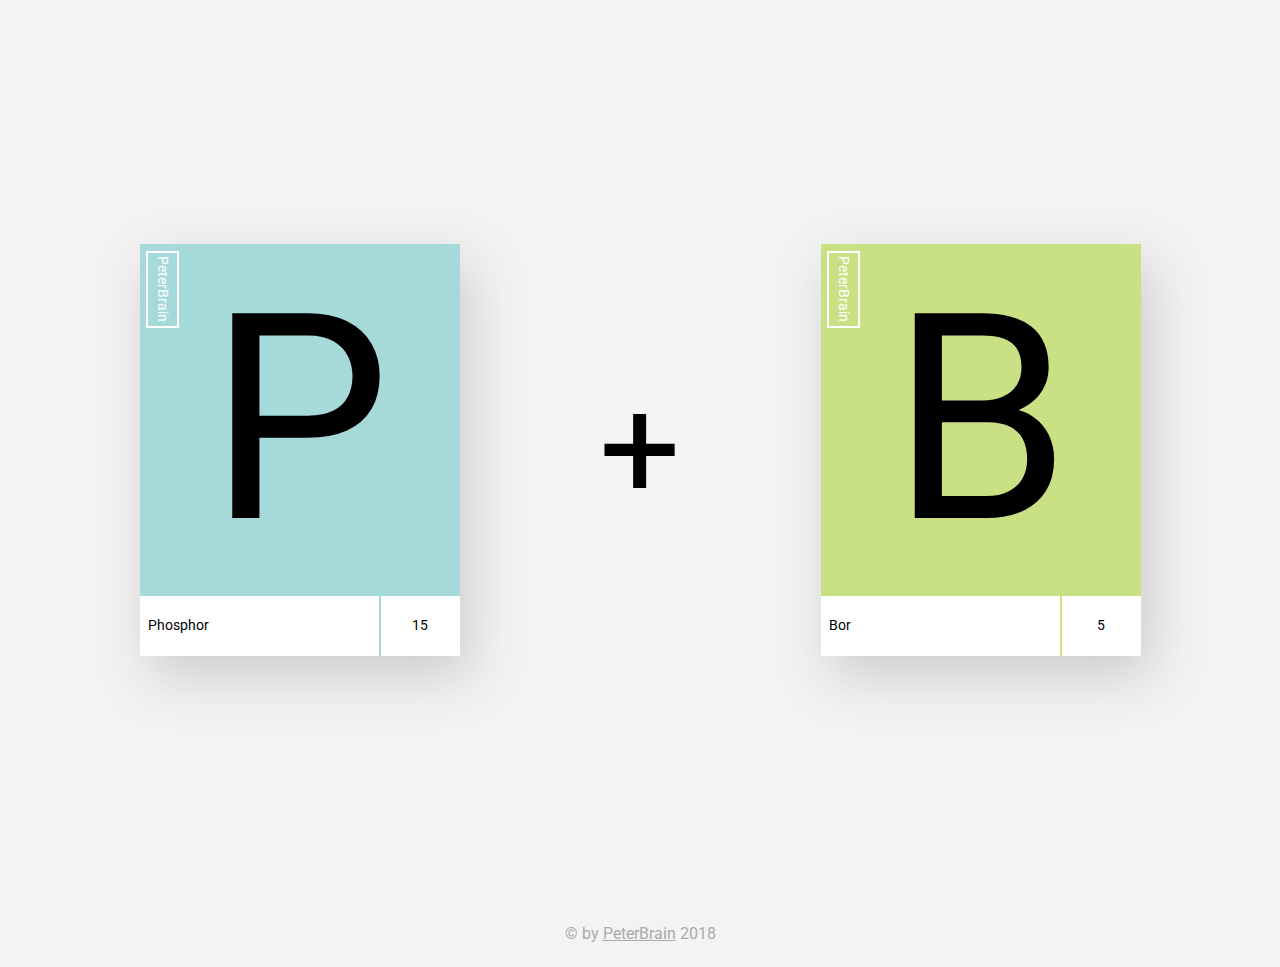
<file: index.html>
<!DOCTYPE html>
<html lang="en-us">
  <head>
    <meta charset="UTF-8">
    <title>PeterBrain</title>
    <meta name="viewport" content="width=device-width, initial-scale=1">
    <link rel="stylesheet" href="stylesheets/style.css" media="screen">

    <link href="https://fonts.googleapis.com/css?family=Open+Sans:300,300i,400,400i,600,600i,700,700i,800,800i|Roboto:100,100i,300,300i,400,400i,500,500i,700,700i,900,900i&amp;subset=latin-ext" rel="stylesheet">

    <!-- Global site tag (gtag.js) - Google Analytics -->
    <script async src="https://www.googletagmanager.com/gtag/js?id=UA-35026034-8"></script>
    <script>
      window.dataLayer = window.dataLayer || [];
      function gtag(){dataLayer.push(arguments);}
      gtag('js', new Date());
      gtag('config', 'UA-35026034-8');
    </script>

  </head>
  <body>

    <div class="gh">
      <div class="gh_box">
        <div class="gh_box_1">
          <a href="https://github.com/PeterBrain" title="PeterBrain on GitHub">
            <div class="gh_box_pb">PeterBrain</div>
          </a>
          <div class="gh_box_letter">P</div>
        </div>
        <div class="gh_box_text">
          <div class="gh_box_text_elem">Phosphor</div>
          <div class="gh_box_text_elem_1">15</div>
        </div>
      </div>
      <div class="gh_plus">+</div>
      <div class="gh_box">
        <div class="gh_box_2">
          <a href="https://github.com/PeterBrain" title="PeterBrain on GitHub">
            <div class="gh_box_pb">PeterBrain</div>
          </a>
          <div class="gh_box_letter">B</div>
        </div>
        <div class="gh_box_text">
          <div class="gh_box_text_elem">Bor</div>
          <div class="gh_box_text_elem_2">5</div>
        </div>
      </div>
    </div>

    <div class="gh_copyright">&copy; by <a href="https://github.com/PeterBrain" style="color: inherit;">PeterBrain</a> 2018</div>

  </body>
</html>
</file>
<file: stylesheets/style.css>
*,
html,
body {
	font-family: 'Roboto', sans-serif;
	/*font-family: 'Open Sans', sans-serif;*/
	margin: 0;
	padding: 0;
	border: none;
	line-height: 1em;
	vertical-align: auto;
}

html, body {height: 100%;}
body {background: #F3F3F3;}

/*.line {
	height: 1px;
	background: transparent linear-gradient(
		to right,
		rgba(255,255,255,0),
		#CCC,
		rgba(255,255,255,0)
	) repeat scroll 0% 0%;
	margin-bottom: 1em;
}*/

.gh {
	position: relative;
	height: 100%;
	display: flex;
	justify-content: center;
	align-items: center;
	font-size: 1.125vw;
}

.gh_plus {font-size: 10em;}

.gh_box {
	width: 25%;
	margin: auto;
	box-shadow: 10px 20px 50px #CCC;
}

.gh_box_1 {
	position: relative;
	background: rgb(166,217,217);
}

.gh_box_2 {
	position: relative;
	background: rgb(201,224,133);
}

.gh_box_text {
	display: flex;
	background: #FFF;
}

.gh_box_text_elem {
	width: 100%;
	padding: 2.5%;
	line-height: 3em;
}

.gh_box_text_elem_1,
.gh_box_text_elem_2 {
	width: 7vw;
	padding: 2.5%;
	border-left: 0.2vw solid rgb(166,217,217);/*hsl(180, 40%, 75%, 1)*/
	line-height: 3em;
	text-align: center;
}

.gh_box_text_elem_2 {border-left: 0.2vw solid rgb(201,224,133);/*hsl(75, 60%, 70%, 1)*/}

.gh_box_pb {
	display: inline-block;
	position: absolute;
	margin: 2%;
	padding: 0.25em 0.5em;
	border: 0.2vw solid #FFF;
	color: #FFF;
	writing-mode: vertical-lr;
	text-align: center;
}

.gh_box_letter {
	font-size: 20em;
	text-align: center;
	padding: 10% 0;
}

.gh_copyright {
	padding: 2%;
	text-align: center;
	color: #AAA;
}

/*@media (min-width: 1024px) {}
@media (min-width: 767px) and (max-width: 1024px) {}
@media (max-width: 767px) {}*/
</file>
